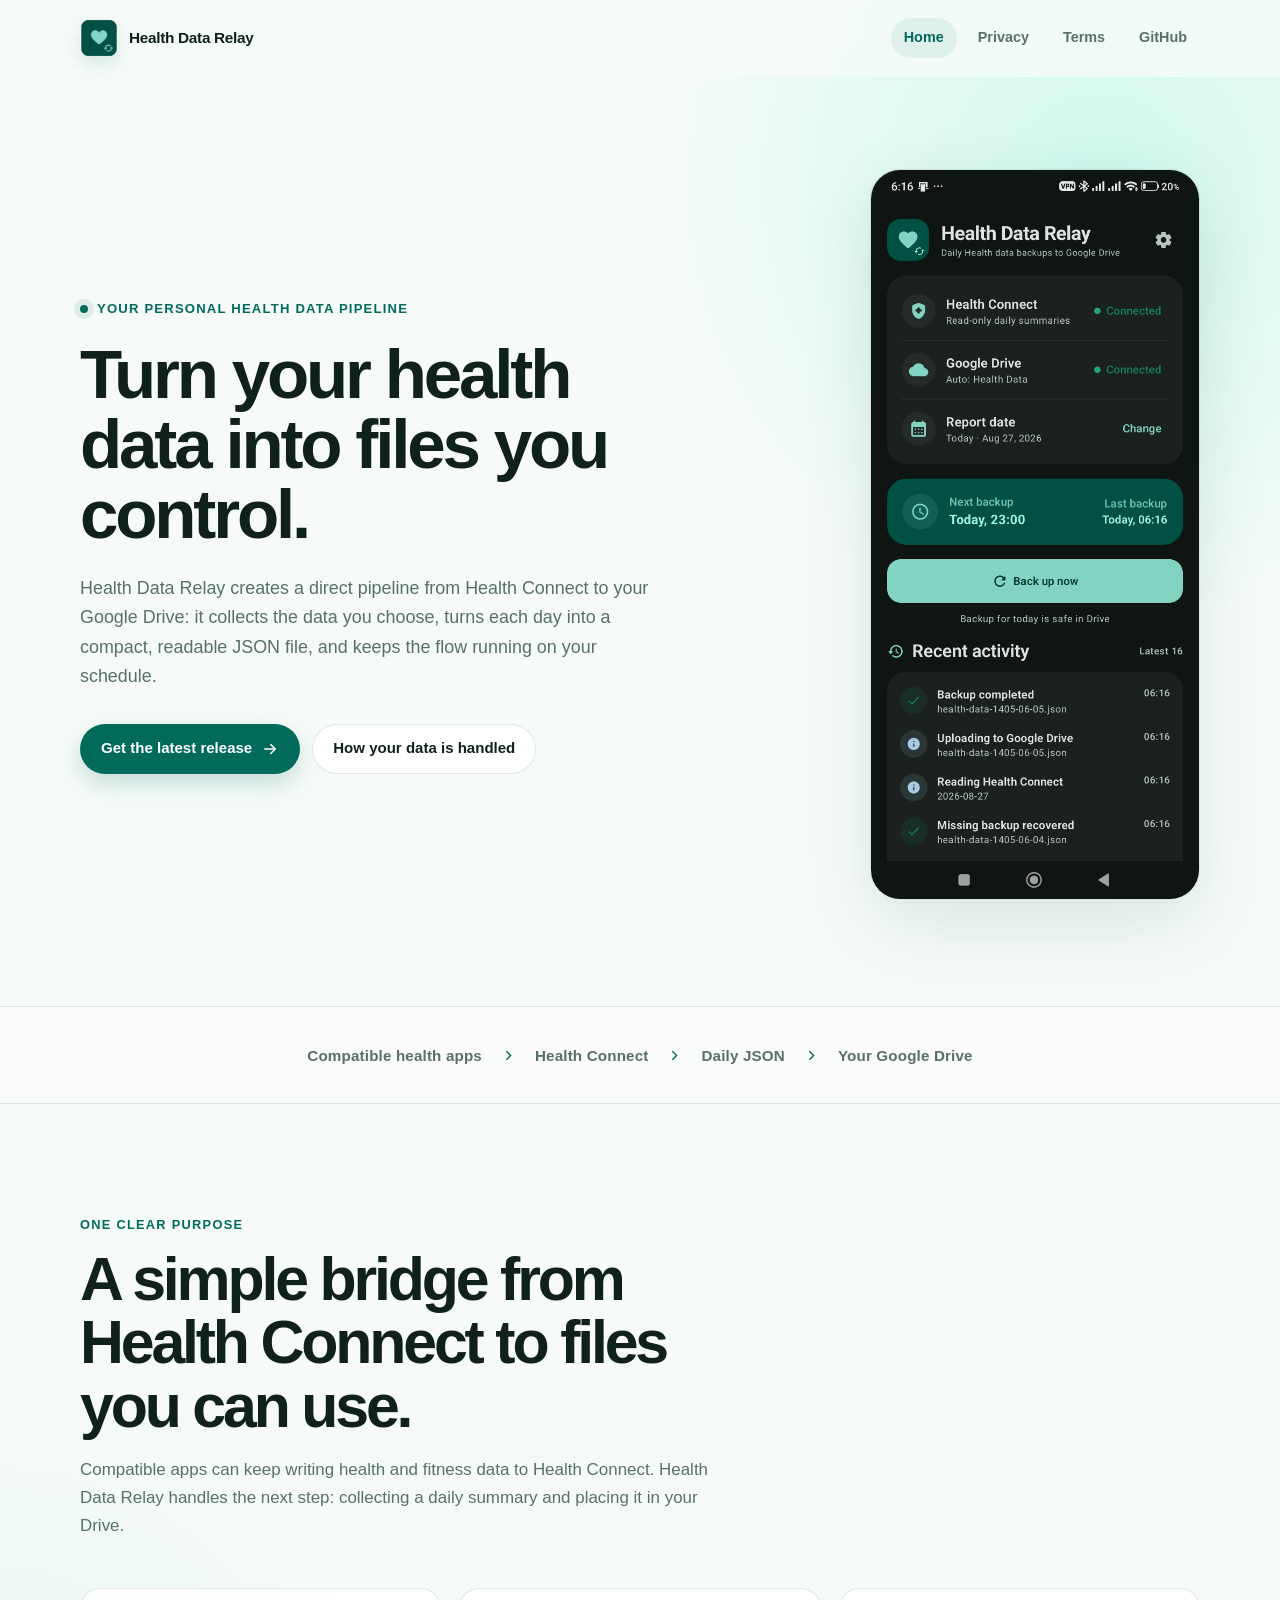
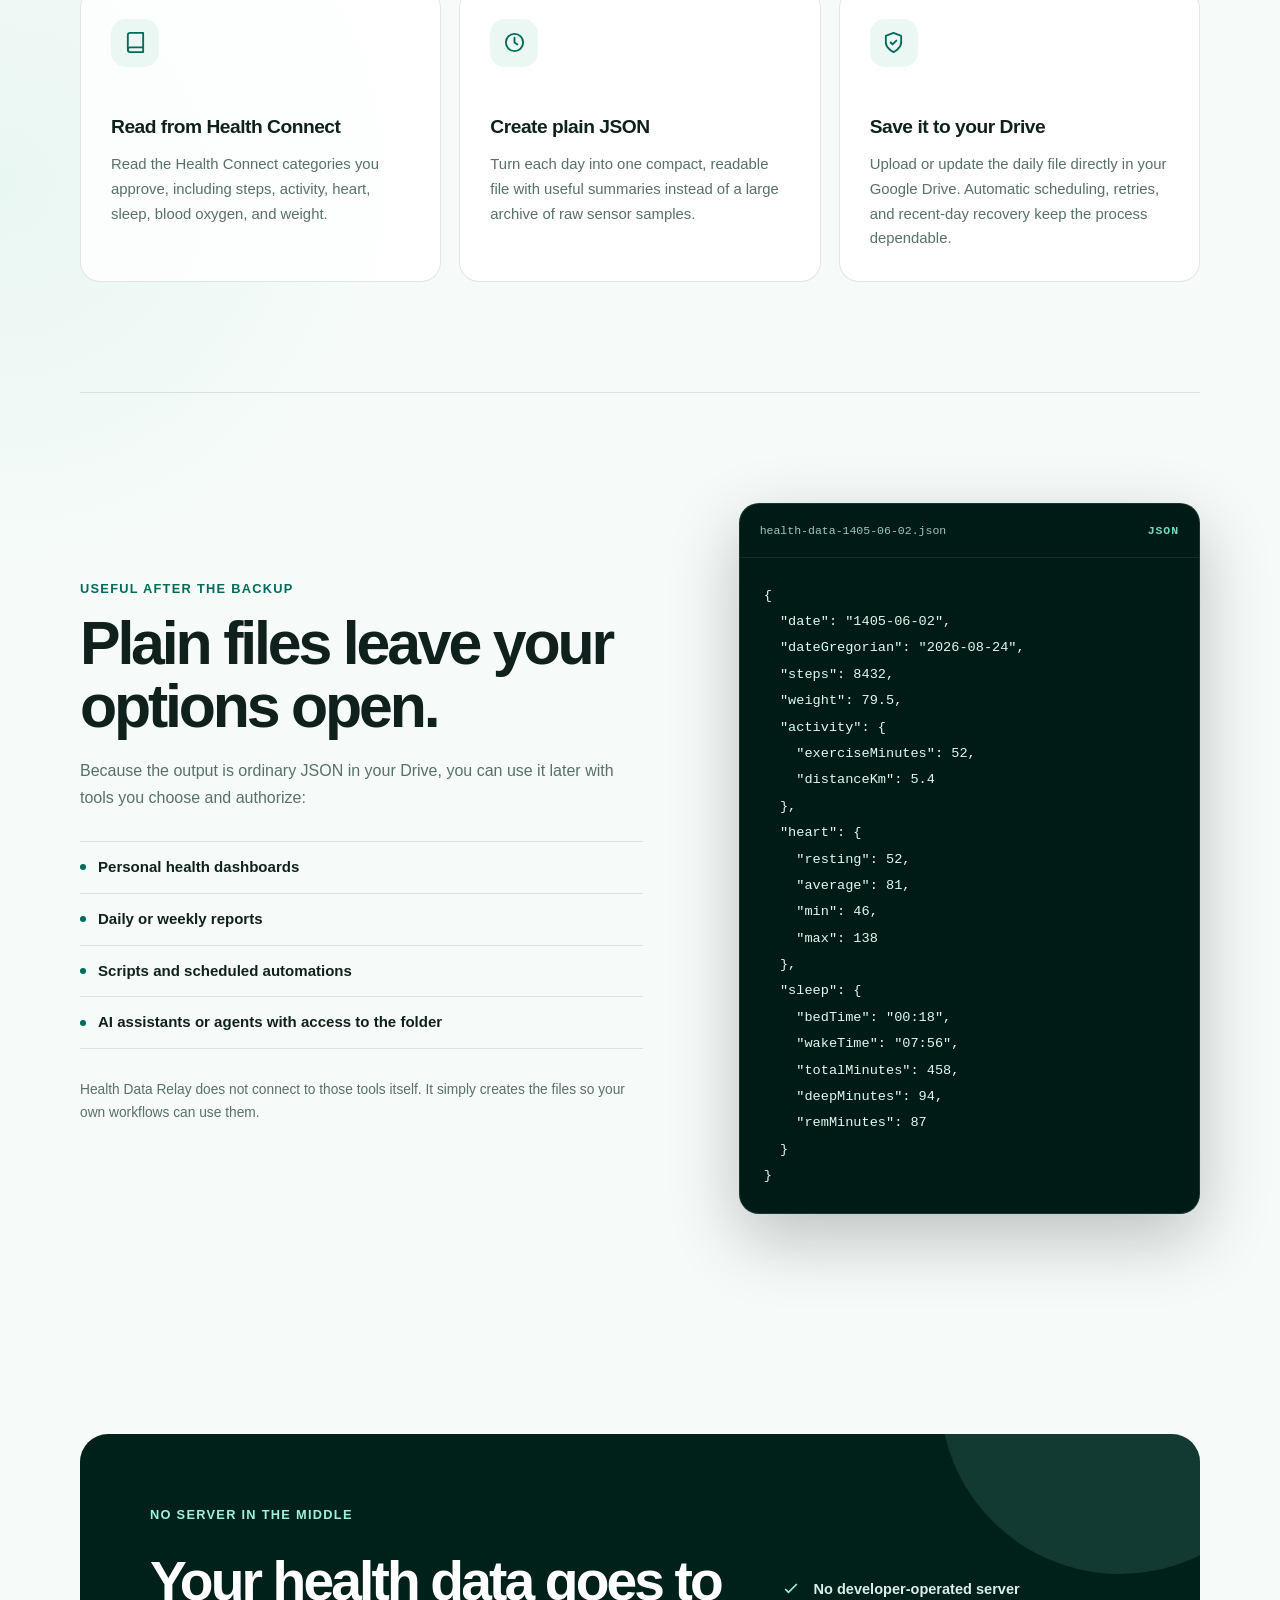
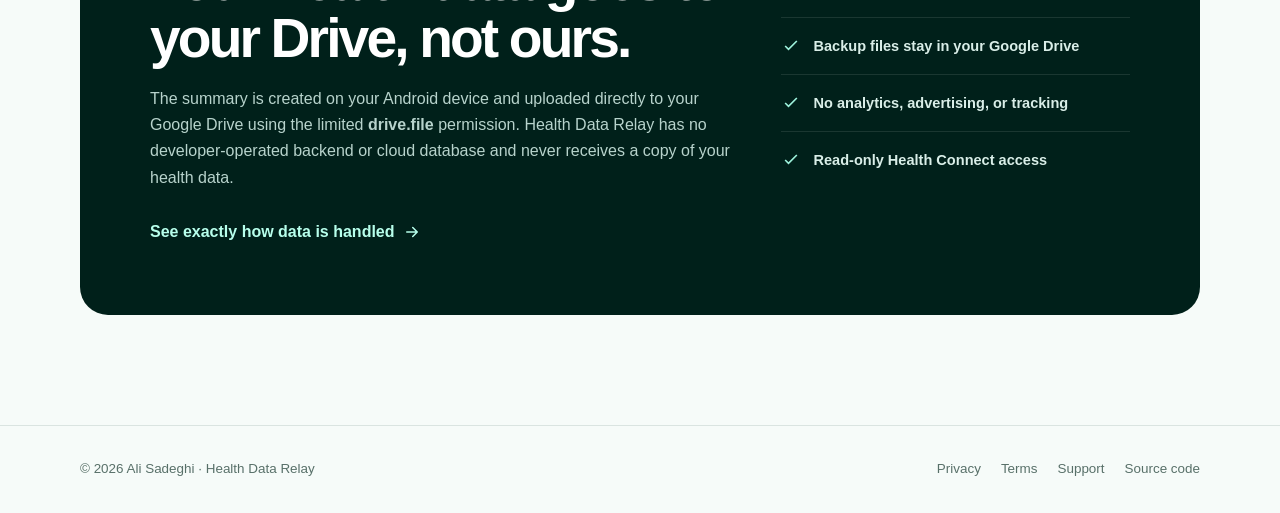
<file: docs/index.html>
<!doctype html>
<html lang="en">
  <head>
    <meta charset="utf-8">
    <meta name="viewport" content="width=device-width, initial-scale=1">
    <meta name="theme-color" content="#006b5b">
    <meta name="description" content="Health Data Relay is a personal health data pipeline that turns selected Health Connect data into daily JSON files in your Google Drive.">
    <meta property="og:title" content="Health Data Relay">
    <meta property="og:site_name" content="Health Data Relay">
    <meta property="og:description" content="A personal health data pipeline from Health Connect to daily JSON files in your Google Drive.">
    <meta property="og:type" content="website">
    <meta property="og:url" content="https://ali-sdg.is-a.dev/health-data-relay/">
    <meta property="og:image" content="https://ali-sdg.is-a.dev/health-data-relay/assets/og-image.jpg">
    <meta property="og:image:type" content="image/jpeg">
    <meta property="og:image:width" content="1200">
    <meta property="og:image:height" content="630">
    <meta property="og:image:alt" content="Health Data Relay personal health data pipeline">
    <link rel="canonical" href="https://ali-sdg.is-a.dev/health-data-relay/">
    <link rel="icon" href="./assets/app-icon.webp" type="image/webp">
    <link rel="stylesheet" href="./assets/styles.css">
    <link rel="describedby" href="/health-data-relay/llms.txt">
    <script src="./assets/home.js" defer></script>
    <script type="application/ld+json">
      {
        "@context": "https://schema.org",
        "@graph": [
          {
            "@type": "MobileApplication",
            "@id": "https://ali-sdg.is-a.dev/health-data-relay/#app",
            "name": "Health Data Relay",
            "description": "A personal health data pipeline that turns selected Health Connect data into daily JSON files in the user's Google Drive.",
            "url": "https://ali-sdg.is-a.dev/health-data-relay/",
            "image": "https://ali-sdg.is-a.dev/health-data-relay/assets/og-image.jpg",
            "screenshot": "https://ali-sdg.is-a.dev/health-data-relay/assets/gallery/app-screenshot-2.jpg",
            "operatingSystem": "Android",
            "applicationCategory": "HealthApplication",
            "author": {
              "@type": "Person",
              "name": "Ali Sadeghi",
              "url": "https://ali-sdg.is-a.dev/"
            },
            "downloadUrl": "https://github.com/Ali-Sdg90/health-data-relay/releases/latest",
            "isAccessibleForFree": true,
            "offers": {
              "@type": "Offer",
              "price": "0",
              "priceCurrency": "USD",
              "url": "https://github.com/Ali-Sdg90/health-data-relay/releases/latest"
            }
          },
          {
            "@type": "SoftwareSourceCode",
            "name": "Health Data Relay source code",
            "codeRepository": "https://github.com/Ali-Sdg90/health-data-relay",
            "programmingLanguage": "Kotlin",
            "targetProduct": {
              "@id": "https://ali-sdg.is-a.dev/health-data-relay/#app"
            }
          }
        ]
      }
    </script>
    <title>Health Data Relay · Personal Health Data Pipeline</title>
  </head>
  <body>
    <header class="site-header">
      <nav class="nav" aria-label="Main navigation">
        <a class="brand" href="./" aria-label="Health Data Relay home">
          <img src="./assets/app-icon.webp" alt="" width="38" height="38">
          <span>Health Data Relay</span>
        </a>
        <div class="nav-links">
          <a href="./" aria-current="page">Home</a>
          <a href="./privacy/">Privacy</a>
          <a href="./terms/">Terms</a>
          <a href="https://github.com/Ali-Sdg90/health-data-relay" target="_blank" rel="noopener noreferrer">GitHub</a>
        </div>
      </nav>
    </header>

    <main>
      <section class="hero container">
        <div class="hero-copy">
          <p class="eyebrow">Your personal health data pipeline</p>
          <h1>Turn your health data into files you control.</h1>
          <p>Health Data Relay creates a direct pipeline from Health Connect to your Google Drive: it collects the data you choose, turns each day into a compact, readable JSON file, and keeps the flow running on your schedule.</p>
          <div class="actions">
            <a class="button button-primary" href="https://github.com/Ali-Sdg90/health-data-relay/releases/latest">
              Get the latest release
              <svg aria-hidden="true" viewBox="0 0 24 24" fill="none" stroke="currentColor" stroke-width="2" stroke-linecap="round" stroke-linejoin="round">
                <path d="M5 12h14M13 6l6 6-6 6"/>
              </svg>
            </a>
            <a class="button button-secondary" href="./privacy/">How your data is handled</a>
          </div>
        </div>

        <div class="screenshot-stage">
          <img
            class="app-screenshot"
            src="./assets/gallery/app-screenshot-2.jpg"
            alt="Health Data Relay main screen showing connected Health Connect and Google Drive services, backup schedule, and recent activity"
            width="1220"
            height="2712"
            decoding="async"
            fetchpriority="high"
          >
        </div>
      </section>

      <div class="pipeline" data-reveal="compact" aria-label="Personal health data pipeline">
        <div class="pipeline-inner container">
          <span>Compatible health apps</span>
          <svg aria-hidden="true" viewBox="0 0 24 24" fill="none" stroke="currentColor" stroke-width="2"><path d="m9 18 6-6-6-6"/></svg>
          <span>Health Connect</span>
          <svg aria-hidden="true" viewBox="0 0 24 24" fill="none" stroke="currentColor" stroke-width="2"><path d="m9 18 6-6-6-6"/></svg>
          <span>Daily JSON</span>
          <svg aria-hidden="true" viewBox="0 0 24 24" fill="none" stroke="currentColor" stroke-width="2"><path d="m9 18 6-6-6-6"/></svg>
          <span>Your Google Drive</span>
        </div>
      </div>

      <section class="section container" id="features" data-reveal>
        <p class="section-kicker">One clear purpose</p>
        <h2>A simple bridge from Health Connect to files you can use.</h2>
        <p class="section-lead">Compatible apps can keep writing health and fitness data to Health Connect. Health Data Relay handles the next step: collecting a daily summary and placing it in your Drive.</p>
        <div class="feature-grid">
          <article class="feature-card">
            <span class="feature-card-icon">
              <svg aria-hidden="true" viewBox="0 0 24 24" fill="none" stroke="currentColor" stroke-width="1.9" stroke-linecap="round" stroke-linejoin="round">
                <path d="M4 19.5A2.5 2.5 0 0 1 6.5 17H20"/><path d="M6.5 2H20v20H6.5A2.5 2.5 0 0 1 4 19.5v-15A2.5 2.5 0 0 1 6.5 2Z"/>
              </svg>
            </span>
            <h3>Read from Health Connect</h3>
            <p>Read the Health Connect categories you approve, including steps, activity, heart, sleep, blood oxygen, and weight.</p>
          </article>
          <article class="feature-card">
            <span class="feature-card-icon">
              <svg aria-hidden="true" viewBox="0 0 24 24" fill="none" stroke="currentColor" stroke-width="1.9" stroke-linecap="round" stroke-linejoin="round">
                <circle cx="12" cy="12" r="9"/><path d="M12 7v5l3 2"/>
              </svg>
            </span>
            <h3>Create plain JSON</h3>
            <p>Turn each day into one compact, readable file with useful summaries instead of a large archive of raw sensor samples.</p>
          </article>
          <article class="feature-card">
            <span class="feature-card-icon">
              <svg aria-hidden="true" viewBox="0 0 24 24" fill="none" stroke="currentColor" stroke-width="1.9" stroke-linecap="round" stroke-linejoin="round">
                <path d="M12 22s8-4 8-10V5l-8-3-8 3v7c0 6 8 10 8 10Z"/><path d="m9 12 2 2 4-4"/>
              </svg>
            </span>
            <h3>Save it to your Drive</h3>
            <p>Upload or update the daily file directly in your Google Drive. Automatic scheduling, retries, and recent-day recovery keep the process dependable.</p>
          </article>
        </div>
      </section>

      <section class="section utility-section container" data-reveal>
        <div class="utility-grid">
          <div class="utility-copy">
            <p class="section-kicker">Useful after the backup</p>
            <h2>Plain files leave your options open.</h2>
            <p>Because the output is ordinary JSON in your Drive, you can use it later with tools you choose and authorize:</p>
            <ul class="use-list">
              <li>Personal health dashboards</li>
              <li>Daily or weekly reports</li>
              <li>Scripts and scheduled automations</li>
              <li>AI assistants or agents with access to the folder</li>
            </ul>
            <p class="utility-note">Health Data Relay does not connect to those tools itself. It simply creates the files so your own workflows can use them.</p>
          </div>
          <div class="json-window" aria-label="Example of a daily JSON backup">
            <div class="json-window-header">
              <span>health-data-1405-06-02.json</span>
              <span>JSON</span>
            </div>
            <pre><code>{
  "date": "1405-06-02",
  "dateGregorian": "2026-08-24",
  "steps": 8432,
  "weight": 79.5,
  "activity": {
    "exerciseMinutes": 52,
    "distanceKm": 5.4
  },
  "heart": {
    "resting": 52,
    "average": 81,
    "min": 46,
    "max": 138
  },
  "sleep": {
    "bedTime": "00:18",
    "wakeTime": "07:56",
    "totalMinutes": 458,
    "deepMinutes": 94,
    "remMinutes": 87
  }
}</code></pre>
          </div>
        </div>
      </section>

      <section class="section container" data-reveal>
        <div class="privacy-callout">
          <div>
            <p class="section-kicker">No server in the middle</p>
            <h2>Your health data goes to your Drive, not ours.</h2>
            <p>The summary is created on your Android device and uploaded directly to your Google Drive using the limited <strong>drive.file</strong> permission. Health Data Relay has no developer-operated backend or cloud database and never receives a copy of your health data.</p>
            <a class="text-link" href="./privacy/">
              See exactly how data is handled
              <svg aria-hidden="true" viewBox="0 0 24 24" fill="none" stroke="currentColor" stroke-width="2" stroke-linecap="round" stroke-linejoin="round">
                <path d="M5 12h14M13 6l6 6-6 6"/>
              </svg>
            </a>
          </div>
          <div class="privacy-points" aria-label="Privacy highlights">
            <div class="privacy-point">
              <svg aria-hidden="true" viewBox="0 0 24 24" fill="none" stroke="currentColor" stroke-width="2"><path d="m5 12 4 4L19 6"/></svg>
              No developer-operated server
            </div>
            <div class="privacy-point">
              <svg aria-hidden="true" viewBox="0 0 24 24" fill="none" stroke="currentColor" stroke-width="2"><path d="m5 12 4 4L19 6"/></svg>
              Backup files stay in your Google Drive
            </div>
            <div class="privacy-point">
              <svg aria-hidden="true" viewBox="0 0 24 24" fill="none" stroke="currentColor" stroke-width="2"><path d="m5 12 4 4L19 6"/></svg>
              No analytics, advertising, or tracking
            </div>
            <div class="privacy-point">
              <svg aria-hidden="true" viewBox="0 0 24 24" fill="none" stroke="currentColor" stroke-width="2"><path d="m5 12 4 4L19 6"/></svg>
              Read-only Health Connect access
            </div>
          </div>
        </div>
      </section>
    </main>

    <footer class="site-footer">
      <div class="footer-inner container">
        <span>© 2026 Ali Sadeghi · Health Data Relay</span>
        <div class="footer-links">
          <a href="./privacy/">Privacy</a>
          <a href="./terms/">Terms</a>
          <a href="mailto:ali.sdg.dev90@gmail.com">Support</a>
          <a href="https://github.com/Ali-Sdg90/health-data-relay">Source code</a>
        </div>
      </div>
    </footer>
  </body>
</html>
</file>
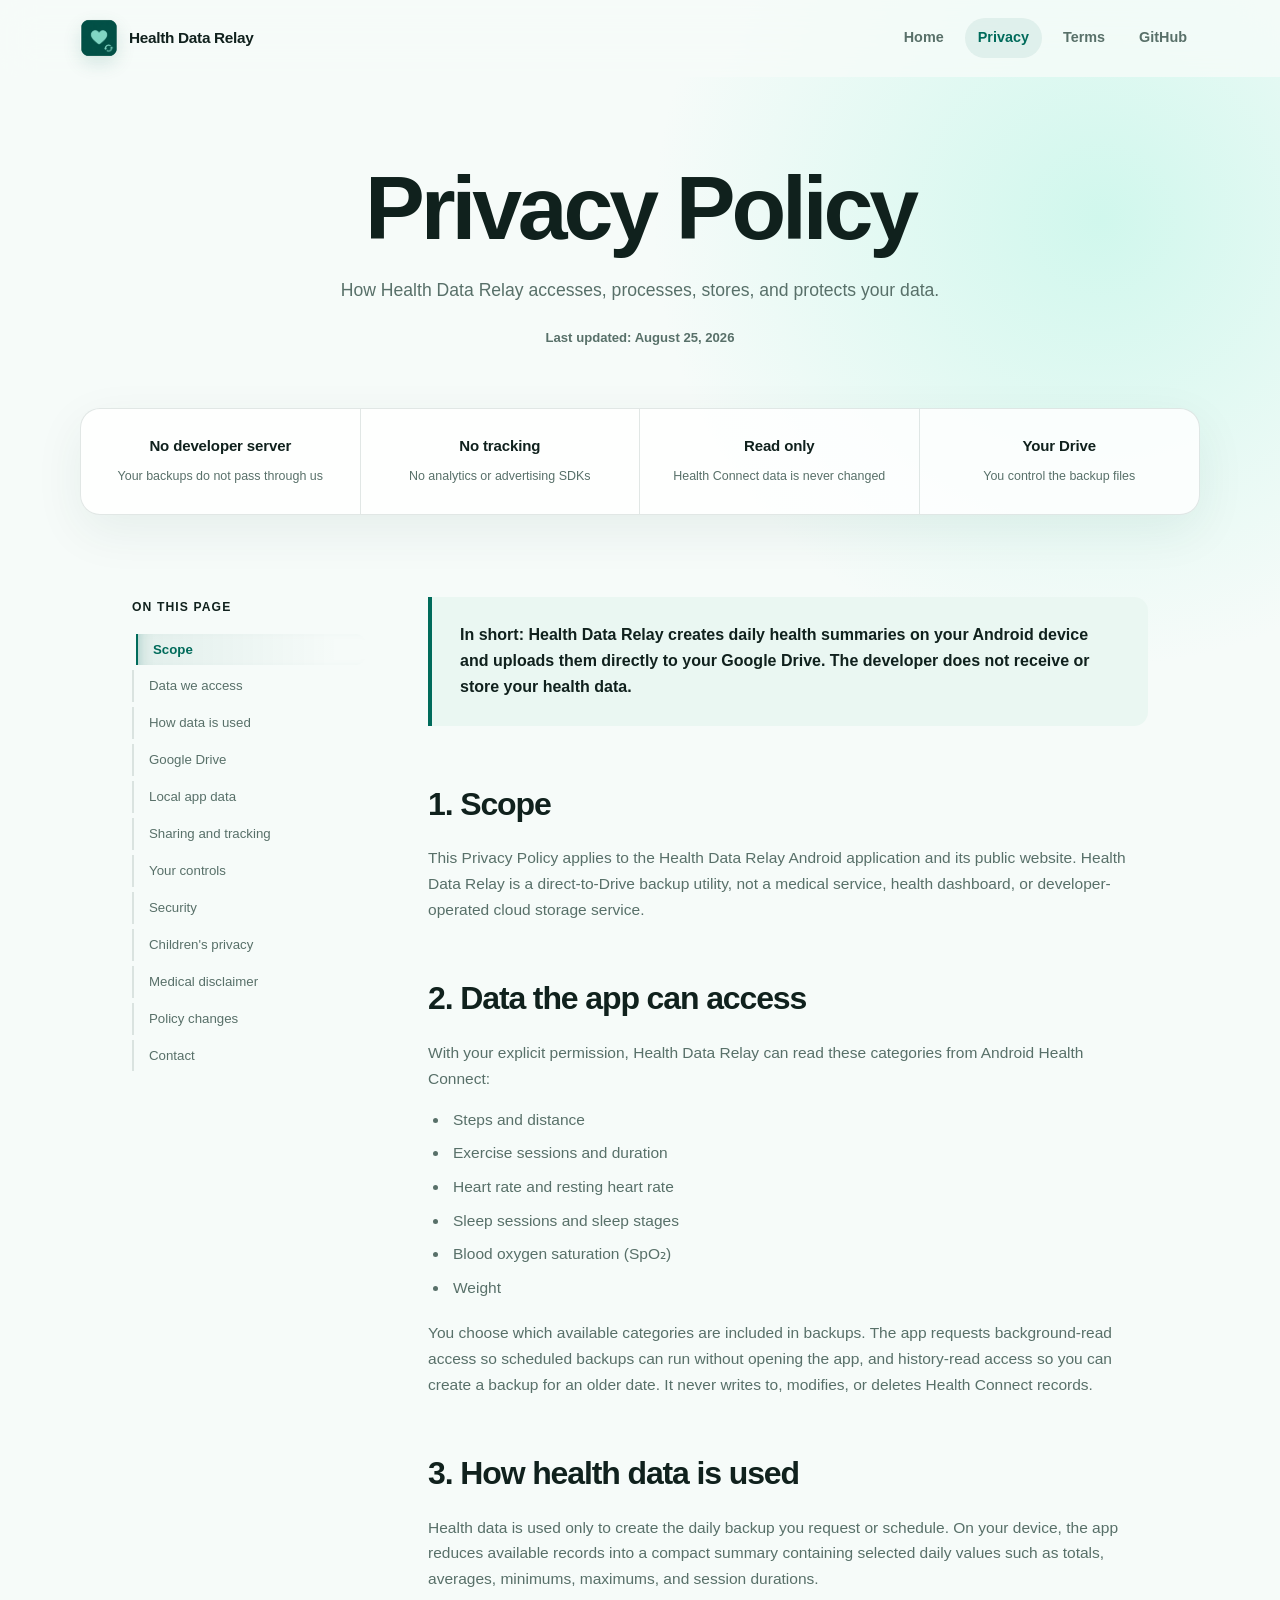
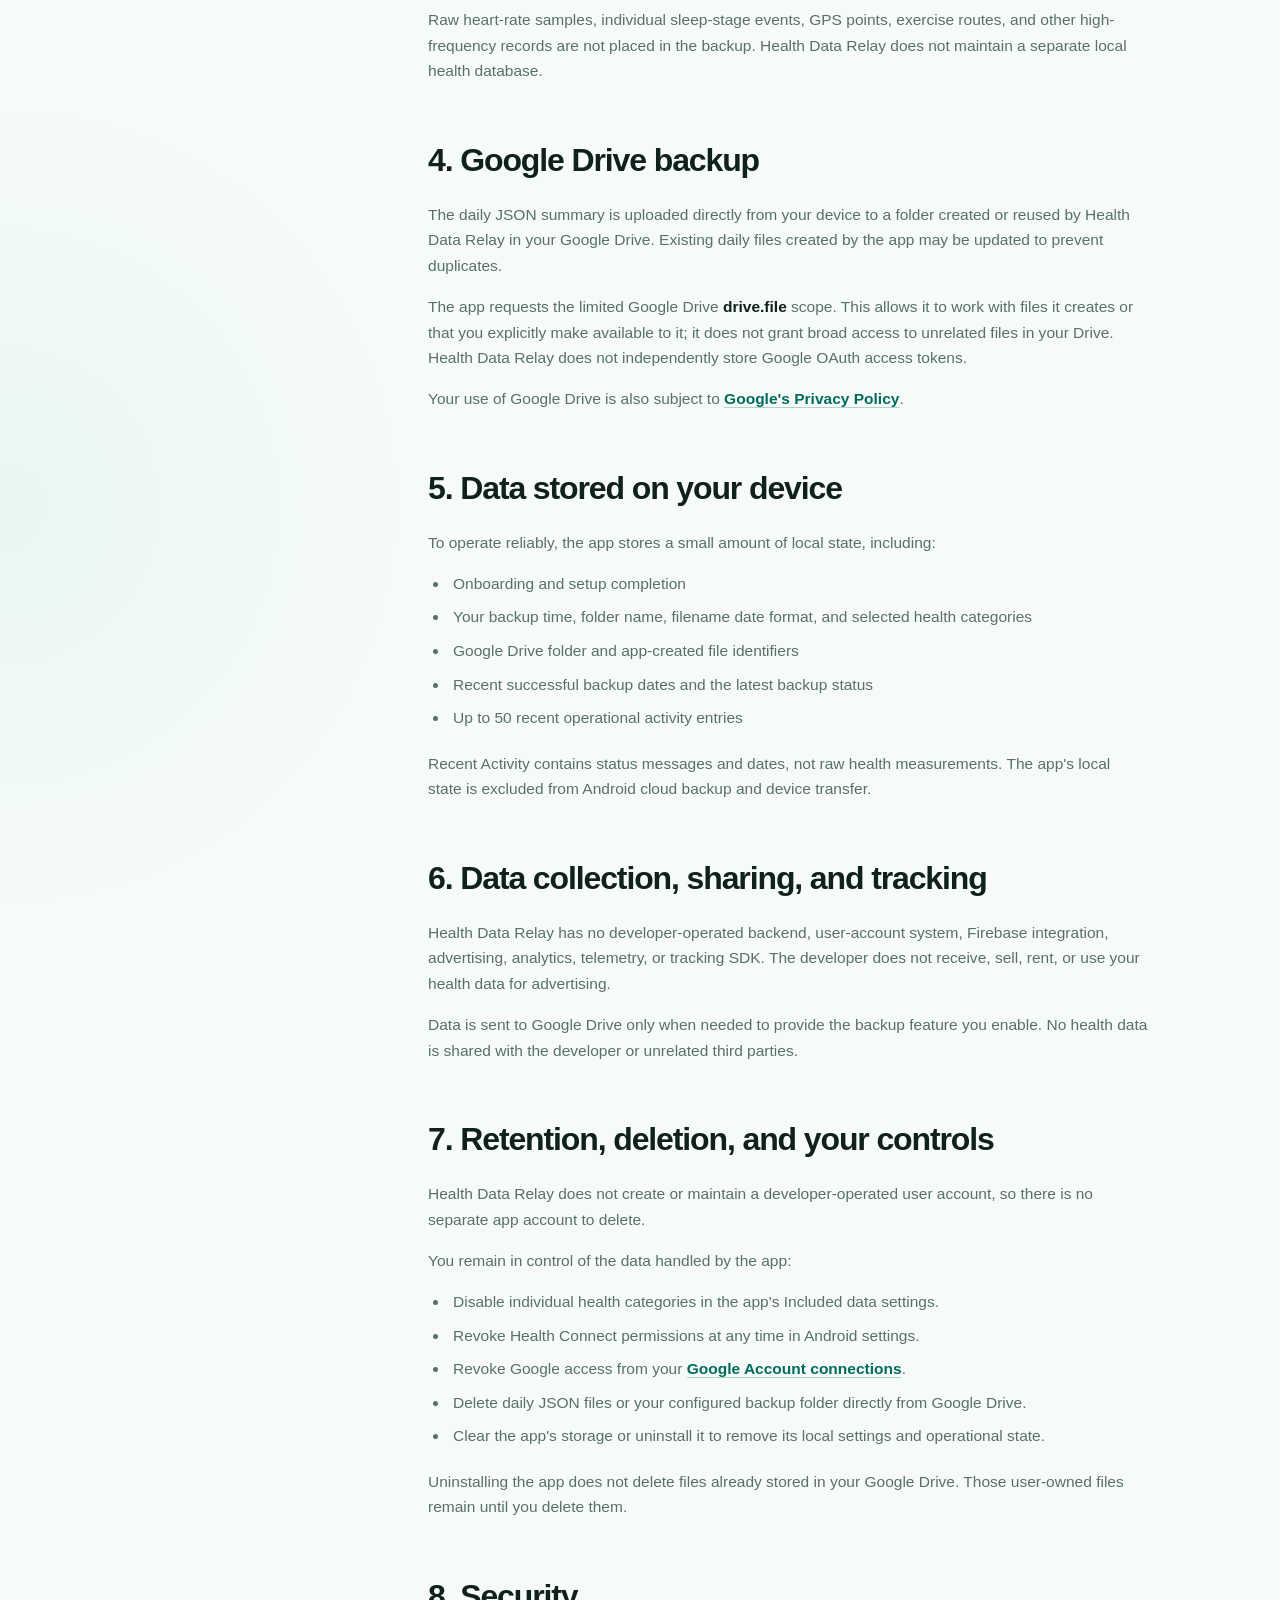
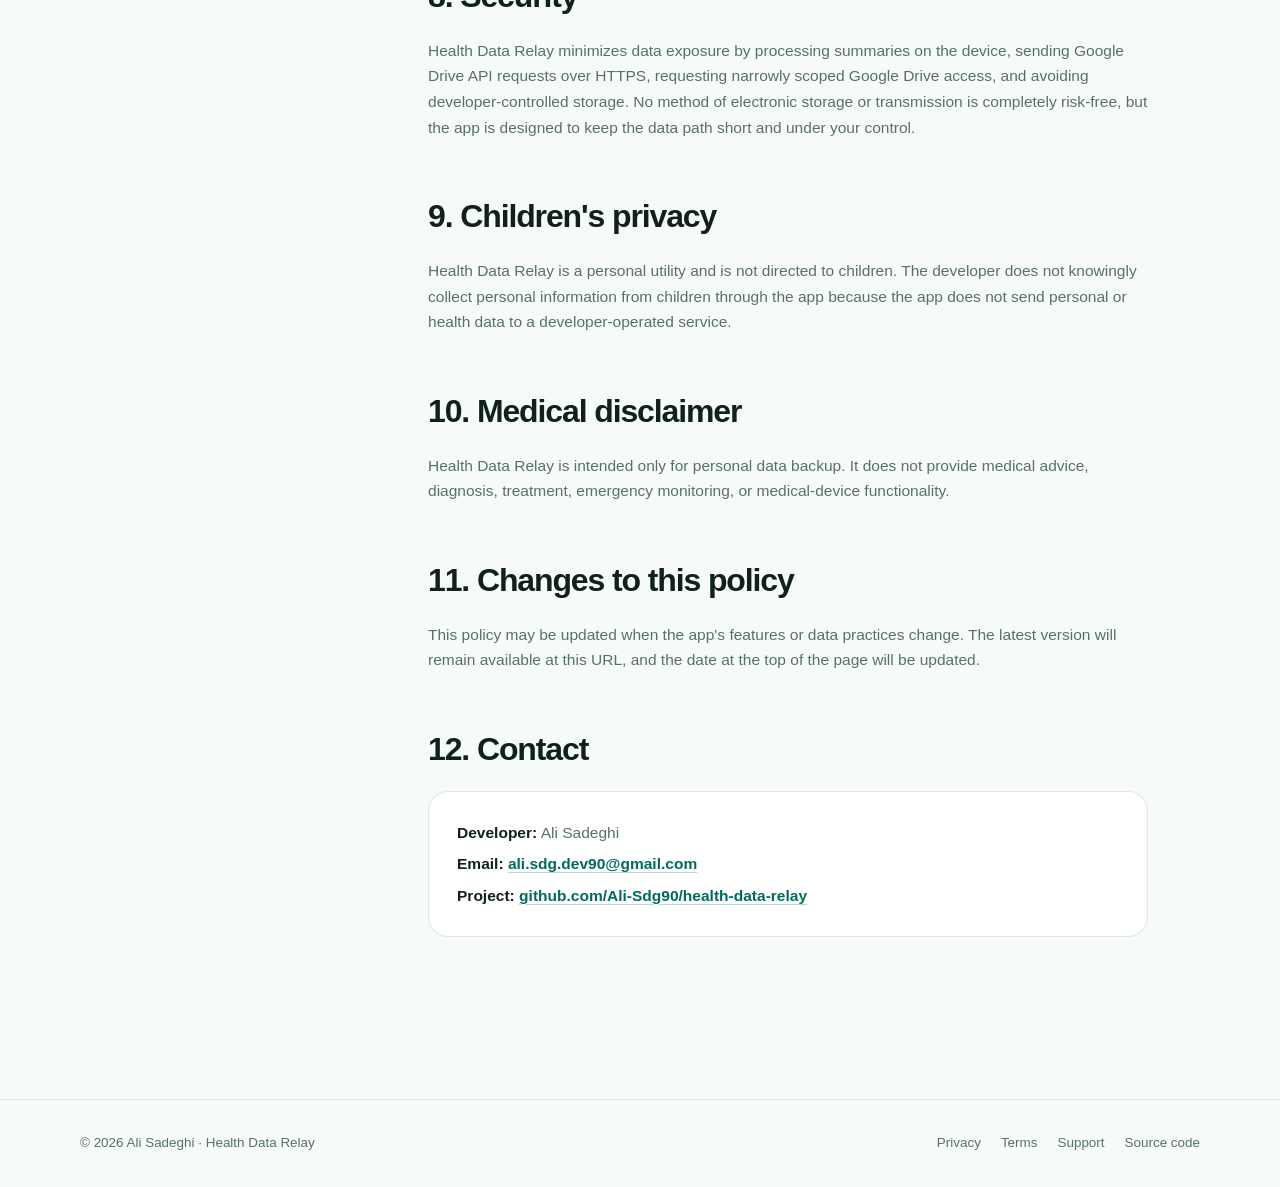
<file: docs/privacy/index.html>
<!doctype html>
<html lang="en">
  <head>
    <meta charset="utf-8">
    <meta name="viewport" content="width=device-width, initial-scale=1">
    <meta name="theme-color" content="#006b5b">
    <meta name="description" content="Privacy Policy for Health Data Relay, an Android app that backs up daily Health Connect summaries to the user's Google Drive.">
    <meta property="og:title" content="Privacy Policy · Health Data Relay">
    <meta property="og:description" content="How Health Data Relay accesses, processes, stores, and protects your data.">
    <meta property="og:type" content="website">
    <meta property="og:url" content="https://ali-sdg.is-a.dev/health-data-relay/privacy/">
    <meta property="og:image" content="https://ali-sdg.is-a.dev/health-data-relay/assets/og-image.jpg">
    <meta property="og:image:type" content="image/jpeg">
    <meta property="og:image:width" content="1200">
    <meta property="og:image:height" content="630">
    <meta property="og:image:alt" content="Health Data Relay privacy policy">
    <link rel="canonical" href="https://ali-sdg.is-a.dev/health-data-relay/privacy/">
    <link rel="icon" href="../assets/app-icon.webp" type="image/webp">
    <link rel="stylesheet" href="../assets/styles.css">
    <script src="../assets/policy.js" defer></script>
    <title>Privacy Policy · Health Data Relay</title>
  </head>
  <body>
    <header class="site-header">
      <nav class="nav" aria-label="Main navigation">
        <a class="brand" href="../" aria-label="Health Data Relay home">
          <img src="../assets/app-icon.webp" alt="" width="38" height="38">
          <span>Health Data Relay</span>
        </a>
        <div class="nav-links">
          <a href="../">Home</a>
          <a href="./" aria-current="page">Privacy</a>
          <a href="../terms/">Terms</a>
          <a href="https://github.com/Ali-Sdg90/health-data-relay" target="_blank" rel="noopener noreferrer">GitHub</a>
        </div>
      </nav>
    </header>

    <main>
      <section class="policy-hero container">
        <!-- <p class="eyebrow">Clear by design</p> -->
        <h1>Privacy Policy</h1>
        <p>How Health Data Relay accesses, processes, stores, and protects your data.</p>
        <span class="updated">Last updated: August 25, 2026</span>
      </section>

      <section class="container quick-facts" aria-label="Privacy at a glance">
        <div class="fact"><strong>No developer server</strong><span>Your backups do not pass through us</span></div>
        <div class="fact"><strong>No tracking</strong><span>No analytics or advertising SDKs</span></div>
        <div class="fact"><strong>Read only</strong><span>Health Connect data is never changed</span></div>
        <div class="fact"><strong>Your Drive</strong><span>You control the backup files</span></div>
      </section>

      <div class="policy-layout container">
        <aside class="policy-nav" aria-label="Policy sections">
          <p>On this page</p>
          <a href="#scope" aria-current="location">Scope</a>
          <a href="#data">Data we access</a>
          <a href="#processing">How data is used</a>
          <a href="#drive">Google Drive</a>
          <a href="#local">Local app data</a>
          <a href="#sharing">Sharing and tracking</a>
          <a href="#controls">Your controls</a>
          <a href="#security">Security</a>
          <a href="#children">Children's privacy</a>
          <a href="#medical">Medical disclaimer</a>
          <a href="#changes">Policy changes</a>
          <a href="#contact">Contact</a>
        </aside>

        <article class="policy-content">
          <div class="policy-summary">
            <p><strong>In short:</strong> Health Data Relay creates daily health summaries on your Android device and uploads them directly to your Google Drive. The developer does not receive or store your health data.</p>
          </div>

          <section class="policy-section" id="scope">
            <h2>1. Scope</h2>
            <p>This Privacy Policy applies to the Health Data Relay Android application and its public website. Health Data Relay is a direct-to-Drive backup utility, not a medical service, health dashboard, or developer-operated cloud storage service.</p>
          </section>

          <section class="policy-section" id="data">
            <h2>2. Data the app can access</h2>
            <p>With your explicit permission, Health Data Relay can read these categories from Android Health Connect:</p>
            <ul>
              <li>Steps and distance</li>
              <li>Exercise sessions and duration</li>
              <li>Heart rate and resting heart rate</li>
              <li>Sleep sessions and sleep stages</li>
              <li>Blood oxygen saturation (SpO₂)</li>
              <li>Weight</li>
            </ul>
            <p>You choose which available categories are included in backups. The app requests background-read access so scheduled backups can run without opening the app, and history-read access so you can create a backup for an older date. It never writes to, modifies, or deletes Health Connect records.</p>
          </section>

          <section class="policy-section" id="processing">
            <h2>3. How health data is used</h2>
            <p>Health data is used only to create the daily backup you request or schedule. On your device, the app reduces available records into a compact summary containing selected daily values such as totals, averages, minimums, maximums, and session durations.</p>
            <p>Raw heart-rate samples, individual sleep-stage events, GPS points, exercise routes, and other high-frequency records are not placed in the backup. Health Data Relay does not maintain a separate local health database.</p>
          </section>

          <section class="policy-section" id="drive">
            <h2>4. Google Drive backup</h2>
            <p>The daily JSON summary is uploaded directly from your device to a folder created or reused by Health Data Relay in your Google Drive. Existing daily files created by the app may be updated to prevent duplicates.</p>
            <p>The app requests the limited Google Drive <strong>drive.file</strong> scope. This allows it to work with files it creates or that you explicitly make available to it; it does not grant broad access to unrelated files in your Drive. Health Data Relay does not independently store Google OAuth access tokens.</p>
            <p>Your use of Google Drive is also subject to <a href="https://policies.google.com/privacy" rel="noreferrer">Google's Privacy Policy</a>.</p>
          </section>

          <section class="policy-section" id="local">
            <h2>5. Data stored on your device</h2>
            <p>To operate reliably, the app stores a small amount of local state, including:</p>
            <ul>
              <li>Onboarding and setup completion</li>
              <li>Your backup time, folder name, filename date format, and selected health categories</li>
              <li>Google Drive folder and app-created file identifiers</li>
              <li>Recent successful backup dates and the latest backup status</li>
              <li>Up to 50 recent operational activity entries</li>
            </ul>
            <p>Recent Activity contains status messages and dates, not raw health measurements. The app's local state is excluded from Android cloud backup and device transfer.</p>
          </section>

          <section class="policy-section" id="sharing">
            <h2>6. Data collection, sharing, and tracking</h2>
            <p>Health Data Relay has no developer-operated backend, user-account system, Firebase integration, advertising, analytics, telemetry, or tracking SDK. The developer does not receive, sell, rent, or use your health data for advertising.</p>
            <p>Data is sent to Google Drive only when needed to provide the backup feature you enable. No health data is shared with the developer or unrelated third parties.</p>
          </section>

          <section class="policy-section" id="controls">
            <h2>7. Retention, deletion, and your controls</h2>
            <p>Health Data Relay does not create or maintain a developer-operated user account, so there is no separate app account to delete.</p>
            <p>You remain in control of the data handled by the app:</p>
            <ul>
              <li>Disable individual health categories in the app's Included data settings.</li>
              <li>Revoke Health Connect permissions at any time in Android settings.</li>
              <li>Revoke Google access from your <a href="https://myaccount.google.com/connections" rel="noreferrer">Google Account connections</a>.</li>
              <li>Delete daily JSON files or your configured backup folder directly from Google Drive.</li>
              <li>Clear the app's storage or uninstall it to remove its local settings and operational state.</li>
            </ul>
            <p>Uninstalling the app does not delete files already stored in your Google Drive. Those user-owned files remain until you delete them.</p>
          </section>

          <section class="policy-section" id="security">
            <h2>8. Security</h2>
            <p>Health Data Relay minimizes data exposure by processing summaries on the device, sending Google Drive API requests over HTTPS, requesting narrowly scoped Google Drive access, and avoiding developer-controlled storage. No method of electronic storage or transmission is completely risk-free, but the app is designed to keep the data path short and under your control.</p>
          </section>

          <section class="policy-section" id="children">
            <h2>9. Children's privacy</h2>
            <p>Health Data Relay is a personal utility and is not directed to children. The developer does not knowingly collect personal information from children through the app because the app does not send personal or health data to a developer-operated service.</p>
          </section>

          <section class="policy-section" id="medical">
            <h2>10. Medical disclaimer</h2>
            <p>Health Data Relay is intended only for personal data backup. It does not provide medical advice, diagnosis, treatment, emergency monitoring, or medical-device functionality.</p>
          </section>

          <section class="policy-section" id="changes">
            <h2>11. Changes to this policy</h2>
            <p>This policy may be updated when the app's features or data practices change. The latest version will remain available at this URL, and the date at the top of the page will be updated.</p>
          </section>

          <section class="policy-section" id="contact">
            <h2>12. Contact</h2>
            <div class="contact-card">
              <p><strong>Developer:</strong> Ali Sadeghi</p>
              <p><strong>Email:</strong> <a href="mailto:ali.sdg.dev90@gmail.com">ali.sdg.dev90@gmail.com</a></p>
              <p><strong>Project:</strong> <a href="https://github.com/Ali-Sdg90/health-data-relay">github.com/Ali-Sdg90/health-data-relay</a></p>
            </div>
          </section>
        </article>
      </div>
    </main>

    <footer class="site-footer">
      <div class="footer-inner container">
        <span>© 2026 Ali Sadeghi · Health Data Relay</span>
        <div class="footer-links">
          <a href="./">Privacy</a>
          <a href="../terms/">Terms</a>
          <a href="mailto:ali.sdg.dev90@gmail.com">Support</a>
          <a href="https://github.com/Ali-Sdg90/health-data-relay">Source code</a>
        </div>
      </div>
    </footer>
  </body>
</html>
</file>
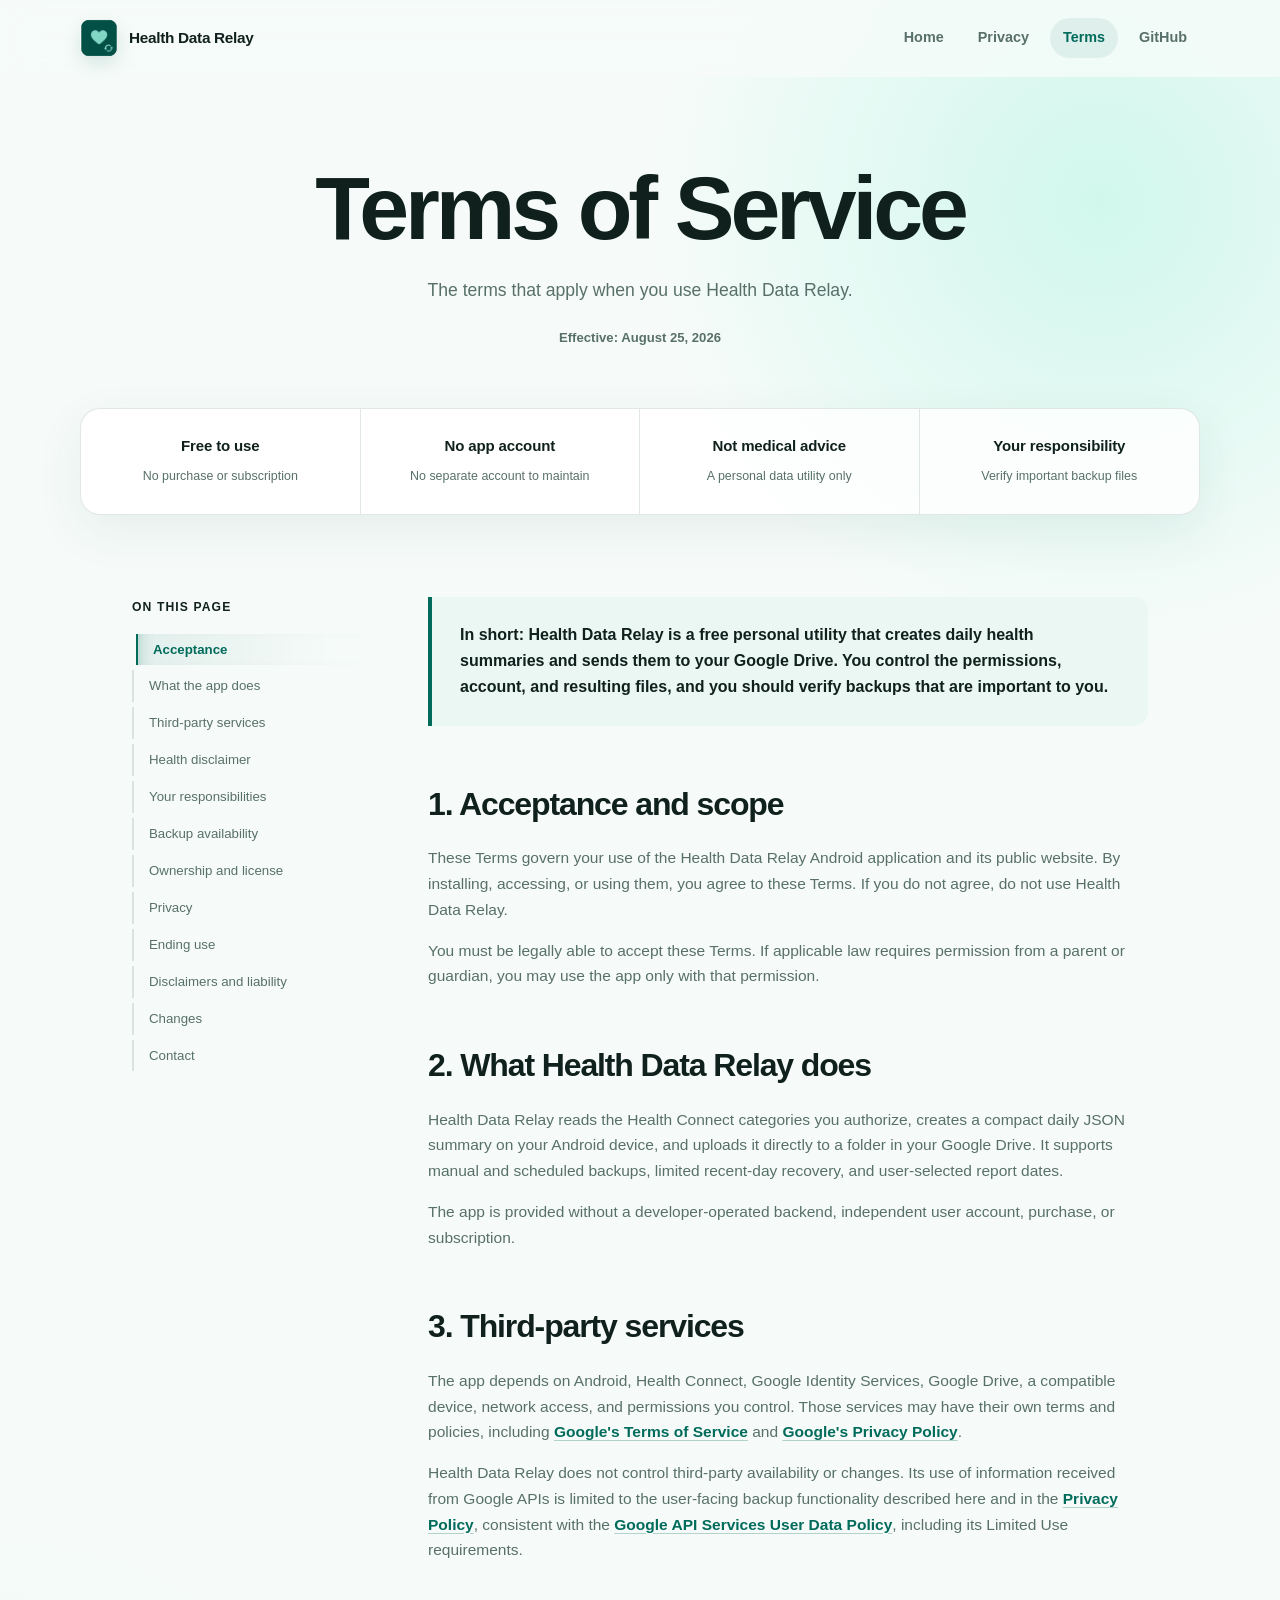
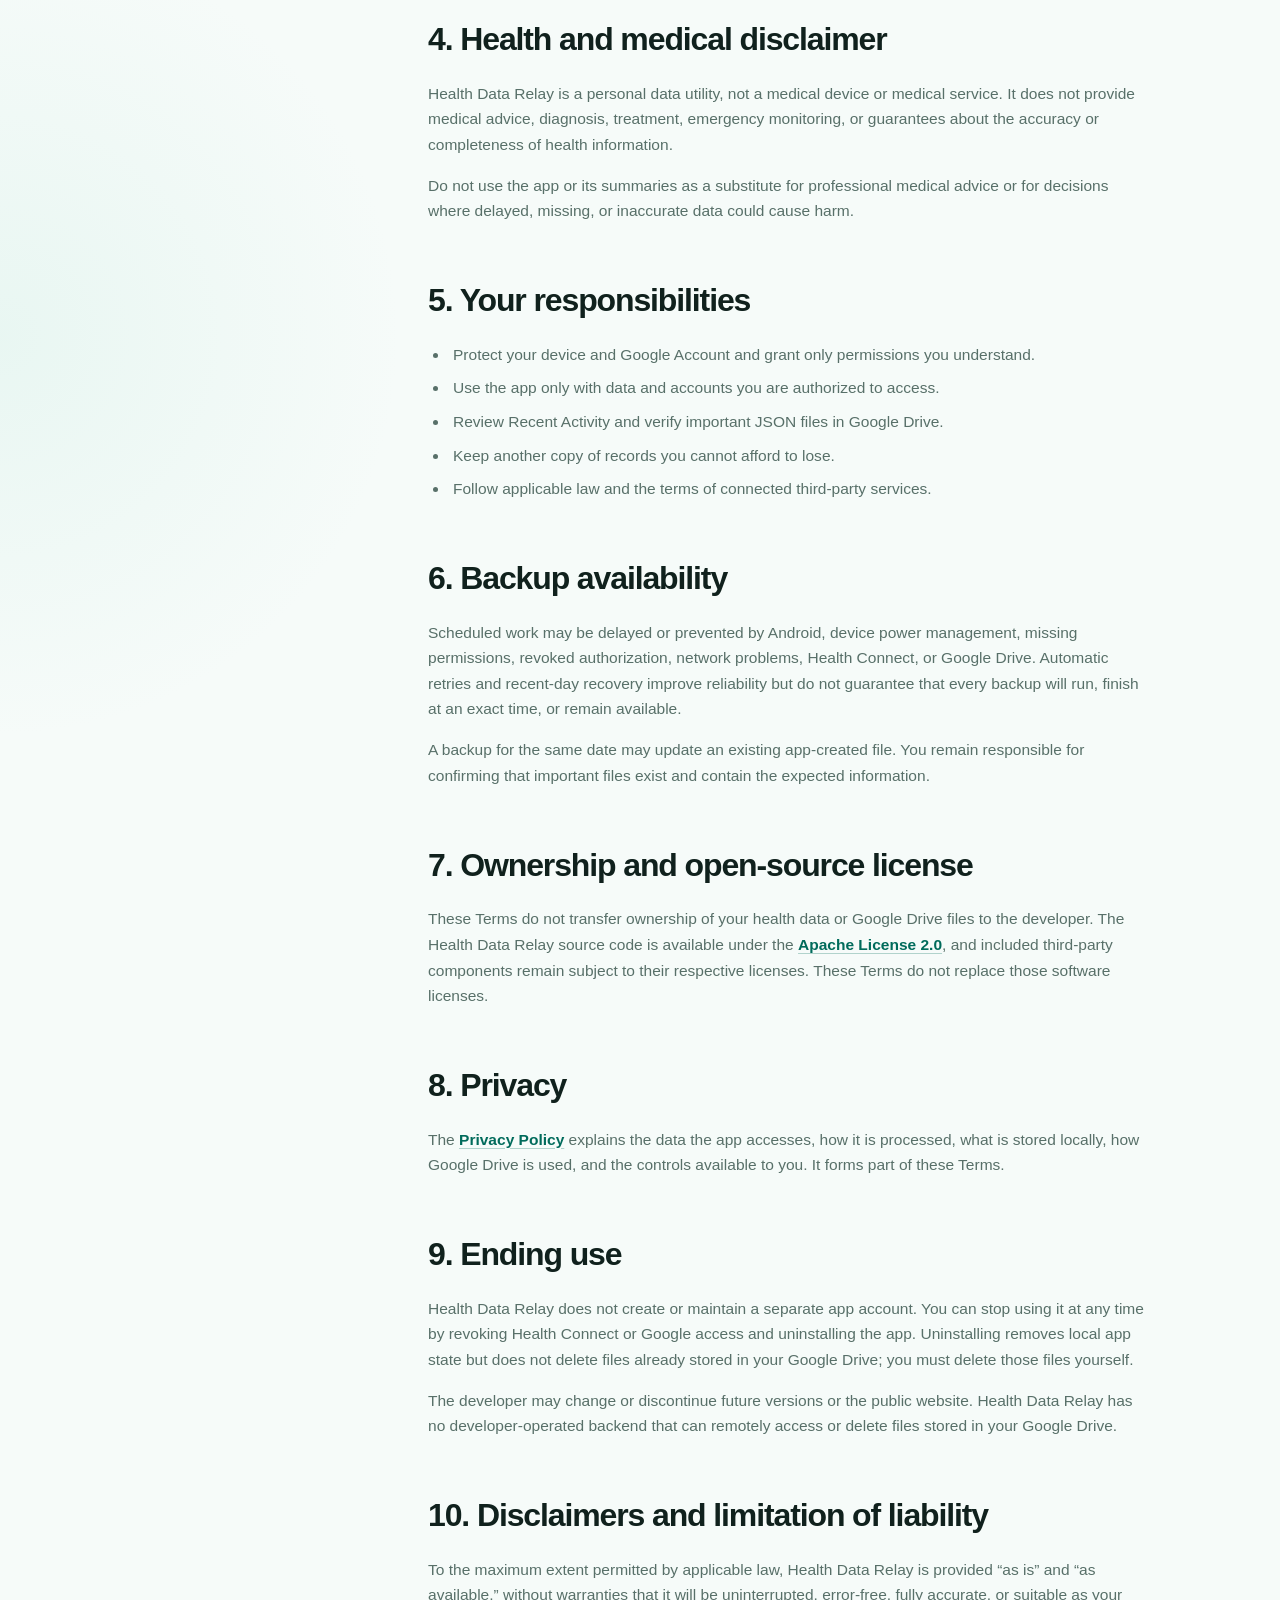
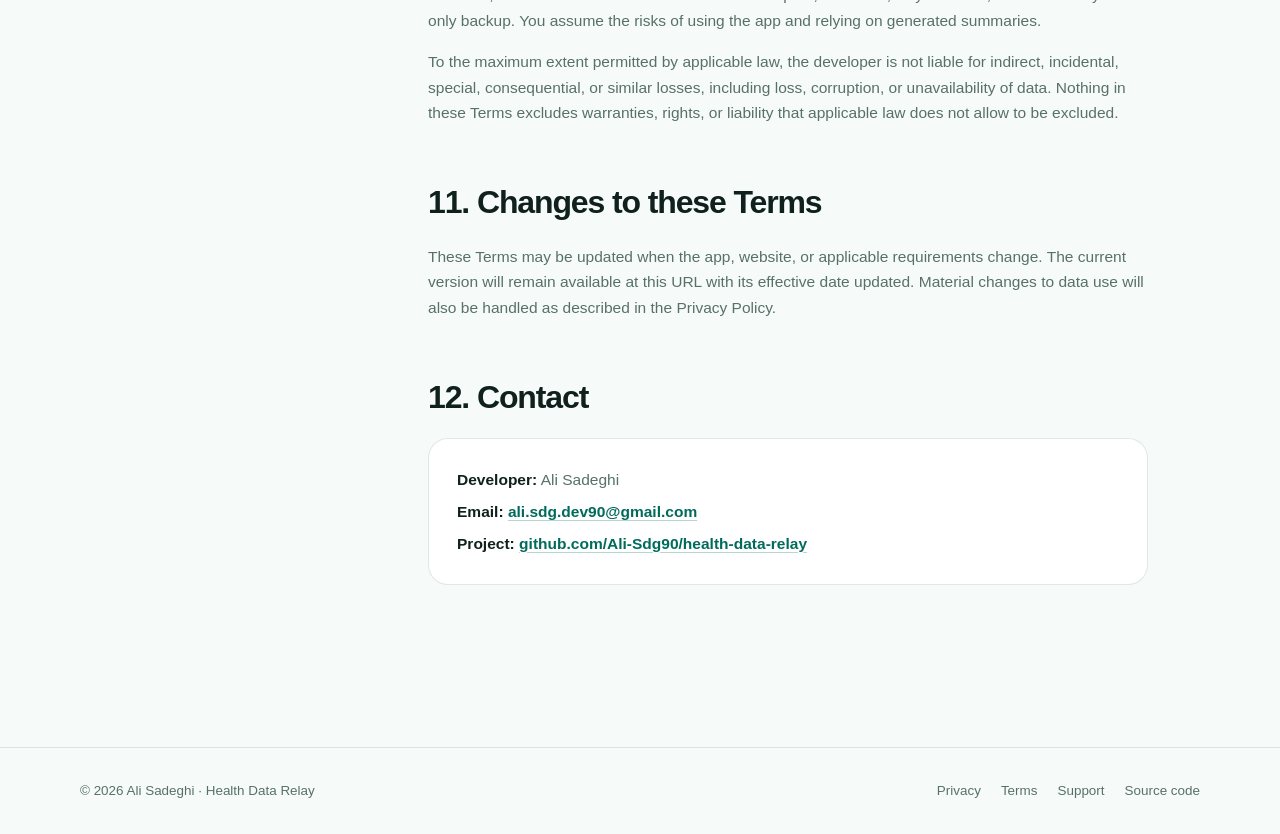
<file: docs/terms/index.html>
<!doctype html>
<html lang="en">
  <head>
    <meta charset="utf-8">
    <meta name="viewport" content="width=device-width, initial-scale=1">
    <meta name="theme-color" content="#006b5b">
    <meta name="description" content="Terms of Service for the Health Data Relay Android application and public website.">
    <meta property="og:title" content="Terms of Service · Health Data Relay">
    <meta property="og:description" content="The terms that apply when using Health Data Relay.">
    <meta property="og:type" content="website">
    <meta property="og:url" content="https://ali-sdg.is-a.dev/health-data-relay/terms/">
    <meta property="og:image" content="https://ali-sdg.is-a.dev/health-data-relay/assets/og-image.jpg">
    <meta property="og:image:type" content="image/jpeg">
    <meta property="og:image:width" content="1200">
    <meta property="og:image:height" content="630">
    <meta property="og:image:alt" content="Health Data Relay terms of service">
    <link rel="canonical" href="https://ali-sdg.is-a.dev/health-data-relay/terms/">
    <link rel="icon" href="../assets/app-icon.webp" type="image/webp">
    <link rel="stylesheet" href="../assets/styles.css">
    <script src="../assets/policy.js" defer></script>
    <title>Terms of Service · Health Data Relay</title>
  </head>
  <body>
    <header class="site-header">
      <nav class="nav" aria-label="Main navigation">
        <a class="brand" href="../" aria-label="Health Data Relay home">
          <img src="../assets/app-icon.webp" alt="" width="38" height="38">
          <span>Health Data Relay</span>
        </a>
        <div class="nav-links">
          <a href="../">Home</a>
          <a href="../privacy/">Privacy</a>
          <a href="./" aria-current="page">Terms</a>
          <a href="https://github.com/Ali-Sdg90/health-data-relay" target="_blank" rel="noopener noreferrer">GitHub</a>
        </div>
      </nav>
    </header>

    <main>
      <section class="policy-hero container">
        <h1>Terms of Service</h1>
        <p>The terms that apply when you use Health Data Relay.</p>
        <span class="updated">Effective: August 25, 2026</span>
      </section>

      <section class="container quick-facts" aria-label="Terms at a glance">
        <div class="fact"><strong>Free to use</strong><span>No purchase or subscription</span></div>
        <div class="fact"><strong>No app account</strong><span>No separate account to maintain</span></div>
        <div class="fact"><strong>Not medical advice</strong><span>A personal data utility only</span></div>
        <div class="fact"><strong>Your responsibility</strong><span>Verify important backup files</span></div>
      </section>

      <div class="policy-layout container">
        <aside class="policy-nav" aria-label="Terms sections">
          <p>On this page</p>
          <a href="#acceptance" aria-current="location">Acceptance</a>
          <a href="#service">What the app does</a>
          <a href="#third-parties">Third-party services</a>
          <a href="#health">Health disclaimer</a>
          <a href="#responsibilities">Your responsibilities</a>
          <a href="#availability">Backup availability</a>
          <a href="#ownership">Ownership and license</a>
          <a href="#privacy">Privacy</a>
          <a href="#ending-use">Ending use</a>
          <a href="#disclaimers">Disclaimers and liability</a>
          <a href="#changes">Changes</a>
          <a href="#contact">Contact</a>
        </aside>

        <article class="policy-content">
          <div class="policy-summary">
            <p><strong>In short:</strong> Health Data Relay is a free personal utility that creates daily health summaries and sends them to your Google Drive. You control the permissions, account, and resulting files, and you should verify backups that are important to you.</p>
          </div>

          <section class="policy-section" id="acceptance">
            <h2>1. Acceptance and scope</h2>
            <p>These Terms govern your use of the Health Data Relay Android application and its public website. By installing, accessing, or using them, you agree to these Terms. If you do not agree, do not use Health Data Relay.</p>
            <p>You must be legally able to accept these Terms. If applicable law requires permission from a parent or guardian, you may use the app only with that permission.</p>
          </section>

          <section class="policy-section" id="service">
            <h2>2. What Health Data Relay does</h2>
            <p>Health Data Relay reads the Health Connect categories you authorize, creates a compact daily JSON summary on your Android device, and uploads it directly to a folder in your Google Drive. It supports manual and scheduled backups, limited recent-day recovery, and user-selected report dates.</p>
            <p>The app is provided without a developer-operated backend, independent user account, purchase, or subscription.</p>
          </section>

          <section class="policy-section" id="third-parties">
            <h2>3. Third-party services</h2>
            <p>The app depends on Android, Health Connect, Google Identity Services, Google Drive, a compatible device, network access, and permissions you control. Those services may have their own terms and policies, including <a href="https://policies.google.com/terms" rel="noreferrer">Google's Terms of Service</a> and <a href="https://policies.google.com/privacy" rel="noreferrer">Google's Privacy Policy</a>.</p>
            <p>Health Data Relay does not control third-party availability or changes. Its use of information received from Google APIs is limited to the user-facing backup functionality described here and in the <a href="../privacy/">Privacy Policy</a>, consistent with the <a href="https://developers.google.com/terms/api-services-user-data-policy" rel="noreferrer">Google API Services User Data Policy</a>, including its Limited Use requirements.</p>
          </section>

          <section class="policy-section" id="health">
            <h2>4. Health and medical disclaimer</h2>
            <p>Health Data Relay is a personal data utility, not a medical device or medical service. It does not provide medical advice, diagnosis, treatment, emergency monitoring, or guarantees about the accuracy or completeness of health information.</p>
            <p>Do not use the app or its summaries as a substitute for professional medical advice or for decisions where delayed, missing, or inaccurate data could cause harm.</p>
          </section>

          <section class="policy-section" id="responsibilities">
            <h2>5. Your responsibilities</h2>
            <ul>
              <li>Protect your device and Google Account and grant only permissions you understand.</li>
              <li>Use the app only with data and accounts you are authorized to access.</li>
              <li>Review Recent Activity and verify important JSON files in Google Drive.</li>
              <li>Keep another copy of records you cannot afford to lose.</li>
              <li>Follow applicable law and the terms of connected third-party services.</li>
            </ul>
          </section>

          <section class="policy-section" id="availability">
            <h2>6. Backup availability</h2>
            <p>Scheduled work may be delayed or prevented by Android, device power management, missing permissions, revoked authorization, network problems, Health Connect, or Google Drive. Automatic retries and recent-day recovery improve reliability but do not guarantee that every backup will run, finish at an exact time, or remain available.</p>
            <p>A backup for the same date may update an existing app-created file. You remain responsible for confirming that important files exist and contain the expected information.</p>
          </section>

          <section class="policy-section" id="ownership">
            <h2>7. Ownership and open-source license</h2>
            <p>These Terms do not transfer ownership of your health data or Google Drive files to the developer. The Health Data Relay source code is available under the <a href="https://github.com/Ali-Sdg90/health-data-relay/blob/main/LICENSE">Apache License 2.0</a>, and included third-party components remain subject to their respective licenses. These Terms do not replace those software licenses.</p>
          </section>

          <section class="policy-section" id="privacy">
            <h2>8. Privacy</h2>
            <p>The <a href="../privacy/">Privacy Policy</a> explains the data the app accesses, how it is processed, what is stored locally, how Google Drive is used, and the controls available to you. It forms part of these Terms.</p>
          </section>

          <section class="policy-section" id="ending-use">
            <h2>9. Ending use</h2>
            <p>Health Data Relay does not create or maintain a separate app account. You can stop using it at any time by revoking Health Connect or Google access and uninstalling the app. Uninstalling removes local app state but does not delete files already stored in your Google Drive; you must delete those files yourself.</p>
            <p>The developer may change or discontinue future versions or the public website. Health Data Relay has no developer-operated backend that can remotely access or delete files stored in your Google Drive.</p>
          </section>

          <section class="policy-section" id="disclaimers">
            <h2>10. Disclaimers and limitation of liability</h2>
            <p>To the maximum extent permitted by applicable law, Health Data Relay is provided “as is” and “as available,” without warranties that it will be uninterrupted, error-free, fully accurate, or suitable as your only backup. You assume the risks of using the app and relying on generated summaries.</p>
            <p>To the maximum extent permitted by applicable law, the developer is not liable for indirect, incidental, special, consequential, or similar losses, including loss, corruption, or unavailability of data. Nothing in these Terms excludes warranties, rights, or liability that applicable law does not allow to be excluded.</p>
          </section>

          <section class="policy-section" id="changes">
            <h2>11. Changes to these Terms</h2>
            <p>These Terms may be updated when the app, website, or applicable requirements change. The current version will remain available at this URL with its effective date updated. Material changes to data use will also be handled as described in the Privacy Policy.</p>
          </section>

          <section class="policy-section" id="contact">
            <h2>12. Contact</h2>
            <div class="contact-card">
              <p><strong>Developer:</strong> Ali Sadeghi</p>
              <p><strong>Email:</strong> <a href="mailto:ali.sdg.dev90@gmail.com">ali.sdg.dev90@gmail.com</a></p>
              <p><strong>Project:</strong> <a href="https://github.com/Ali-Sdg90/health-data-relay">github.com/Ali-Sdg90/health-data-relay</a></p>
            </div>
          </section>
        </article>
      </div>
    </main>

    <footer class="site-footer">
      <div class="footer-inner container">
        <span>© 2026 Ali Sadeghi · Health Data Relay</span>
        <div class="footer-links">
          <a href="../privacy/">Privacy</a>
          <a href="./">Terms</a>
          <a href="mailto:ali.sdg.dev90@gmail.com">Support</a>
          <a href="https://github.com/Ali-Sdg90/health-data-relay">Source code</a>
        </div>
      </div>
    </footer>
  </body>
</html>
</file>
<file: docs/assets/styles.css>
:root {
  color-scheme: light dark;
  --bg: #f6fbf9;
  --surface: rgba(255, 255, 255, 0.82);
  --surface-solid: #ffffff;
  --surface-soft: #eaf7f2;
  --text: #10211d;
  --muted: #587069;
  --line: rgba(16, 60, 50, 0.12);
  --primary: #006b5b;
  --primary-strong: #004f43;
  --primary-soft: #9df2dc;
  --primary-wash: rgba(0, 107, 91, 0.08);
  --ink: #00201a;
  --success: #16705e;
  --shadow: 0 24px 70px rgba(16, 72, 59, 0.12);
  --radius-lg: 28px;
  --radius-md: 20px;
  --radius-sm: 14px;
  --content: 1120px;
}

* {
  box-sizing: border-box;
}

html {
  scroll-behavior: smooth;
}

body {
  min-width: 320px;
  margin: 0;
  background:
    radial-gradient(circle at 86% 5%, rgba(157, 242, 220, 0.42), transparent 28rem),
    radial-gradient(circle at 0 48%, rgba(190, 232, 220, 0.24), transparent 25rem),
    var(--bg);
  color: var(--text);
  font-family: Inter, ui-sans-serif, -apple-system, BlinkMacSystemFont, "Segoe UI", sans-serif;
  font-size: 16px;
  line-height: 1.65;
  text-rendering: optimizeLegibility;
  -webkit-font-smoothing: antialiased;
}

a {
  color: inherit;
  text-decoration: none;
}

a:focus-visible,
button:focus-visible {
  outline: 3px solid rgba(0, 107, 91, 0.28);
  outline-offset: 3px;
}

img,
svg {
  display: block;
}

.site-header {
  position: sticky;
  z-index: 10;
  top: 0;
  border-bottom: 1px solid transparent;
  background: rgba(246, 251, 249, 0.78);
  backdrop-filter: blur(18px);
  -webkit-backdrop-filter: blur(18px);
}

.nav {
  display: flex;
  width: min(calc(100% - 40px), var(--content));
  min-height: 76px;
  margin: 0 auto;
  align-items: center;
  justify-content: space-between;
}

.brand {
  display: inline-flex;
  align-items: center;
  gap: 11px;
  font-size: 0.96rem;
  font-weight: 750;
  letter-spacing: -0.02em;
}

.brand img {
  width: 38px;
  height: 38px;
  border-radius: 11px;
  box-shadow: 0 7px 18px rgba(0, 107, 91, 0.14);
}

.nav-links {
  display: flex;
  align-items: center;
  gap: 8px;
}

.nav-links a {
  border-radius: 999px;
  color: var(--muted);
  font-size: 0.9rem;
  font-weight: 650;
  padding: 8px 13px;
  transition: background 160ms ease, color 160ms ease;
}

.nav-links a:hover,
.nav-links a[aria-current="page"] {
  background: rgba(0, 107, 91, 0.08);
  color: var(--primary);
}

main {
  overflow: clip;
}

.container {
  width: min(calc(100% - 40px), var(--content));
  margin-inline: auto;
}

.hero {
  display: grid;
  min-height: 680px;
  padding-block: 92px 106px;
  align-items: center;
  gap: 72px;
  grid-template-columns: minmax(0, 1.2fr) minmax(360px, 0.92fr);
}

.eyebrow {
  display: inline-flex;
  margin: 0 0 20px;
  align-items: center;
  gap: 9px;
  color: var(--primary);
  font-size: 0.82rem;
  font-weight: 800;
  letter-spacing: 0.09em;
  text-transform: uppercase;
}

.eyebrow::before {
  width: 8px;
  height: 8px;
  border-radius: 50%;
  background: var(--primary);
  box-shadow: 0 0 0 6px rgba(0, 107, 91, 0.1);
  content: "";
}

h1,
h2,
h3,
p {
  margin-top: 0;
}

h1 {
  max-width: 760px;
  margin-bottom: 24px;
  font-size: clamp(3.2rem, 7.1vw, 6.1rem);
  font-weight: 780;
  letter-spacing: -0.046em;
  line-height: 0.97;
}

.hero h1 {
  font-size: clamp(2.7rem, 5.4vw, 5rem);
  line-height: 1.01;
}

.hero-copy > p:not(.eyebrow) {
  max-width: 610px;
  margin-bottom: 32px;
  color: var(--muted);
  font-size: clamp(1.05rem, 1.4vw, 1.22rem);
}

.actions {
  display: flex;
  flex-wrap: wrap;
  gap: 12px;
}

.button {
  display: inline-flex;
  min-height: 50px;
  border: 1px solid transparent;
  border-radius: 999px;
  align-items: center;
  justify-content: center;
  gap: 9px;
  font-size: 0.94rem;
  font-weight: 740;
  padding: 0 20px;
  transition: transform 160ms ease, box-shadow 160ms ease, background 160ms ease;
}

.button:hover {
  transform: translateY(-2px);
}

.button-primary {
  background: var(--primary);
  box-shadow: 0 10px 24px rgba(0, 107, 91, 0.2);
  color: #ffffff;
}

.button-primary:hover {
  background: var(--primary-strong);
  box-shadow: 0 13px 28px rgba(0, 107, 91, 0.26);
}

.button-secondary {
  border-color: var(--line);
  background: var(--surface);
  color: var(--text);
}

.button svg,
.text-link svg {
  width: 18px;
  height: 18px;
}

.screenshot-stage {
  width: min(100%, 380px);
  margin-left: auto;
}

.app-screenshot {
  display: block;
  width: min(100%, 330px);
  height: auto;
  margin-left: auto;
  border: 1px solid var(--line);
  border-radius: 30px;
  box-shadow: var(--shadow);
}

.screenshot-caption {
  width: min(100%, 330px);
  margin: 14px 0 0 auto;
  color: var(--muted);
  font-size: 0.76rem;
  text-align: center;
}

.pipeline {
  border-block: 1px solid var(--line);
  background: rgba(255, 255, 255, 0.36);
}

.pipeline-inner {
  display: flex;
  min-height: 96px;
  align-items: center;
  justify-content: center;
  gap: 18px;
  color: var(--muted);
  font-size: clamp(0.78rem, 1.3vw, 0.95rem);
  font-weight: 750;
  letter-spacing: 0.01em;
}

.pipeline-inner svg {
  width: 17px;
  height: 17px;
  color: var(--primary);
}

.section {
  padding-block: 110px;
}

.section-kicker {
  margin-bottom: 13px;
  color: var(--primary);
  font-size: 0.8rem;
  font-weight: 800;
  letter-spacing: 0.1em;
  text-transform: uppercase;
}

.section h2 {
  max-width: 650px;
  margin-bottom: 18px;
  font-size: clamp(2.1rem, 4.8vw, 3.8rem);
  font-weight: 760;
  letter-spacing: -0.052em;
  line-height: 1.04;
}

.section-lead {
  max-width: 640px;
  margin-bottom: 48px;
  color: var(--muted);
  font-size: 1.06rem;
}

.feature-grid {
  display: grid;
  gap: 18px;
  grid-template-columns: repeat(3, 1fr);
}

.feature-card {
  min-height: 285px;
  border: 1px solid var(--line);
  border-radius: var(--radius-md);
  background: var(--surface);
  padding: 30px;
  transition: border 160ms ease, transform 160ms ease, box-shadow 160ms ease;
}

.feature-card:hover {
  border-color: rgba(0, 107, 91, 0.24);
  box-shadow: 0 18px 44px rgba(19, 77, 64, 0.08);
  transform: translateY(-4px);
}

.feature-card-icon {
  display: grid;
  width: 48px;
  height: 48px;
  margin-bottom: 44px;
  border-radius: 15px;
  background: var(--surface-soft);
  color: var(--primary);
  place-items: center;
}

.feature-card-icon svg {
  width: 23px;
  height: 23px;
}

.feature-card h3 {
  margin-bottom: 10px;
  font-size: 1.2rem;
  letter-spacing: -0.025em;
}

.feature-card p {
  margin: 0;
  color: var(--muted);
  font-size: 0.93rem;
}

.utility-section {
  border-top: 1px solid var(--line);
}

.utility-grid {
  display: grid;
  align-items: center;
  gap: clamp(48px, 8vw, 96px);
  grid-template-columns: minmax(0, 1fr) minmax(380px, 0.82fr);
}

.utility-copy h2 {
  margin-bottom: 20px;
}

.utility-copy > p:not(.section-kicker) {
  max-width: 610px;
  color: var(--muted);
}

.use-list {
  max-width: 590px;
  margin: 30px 0;
  border-top: 1px solid var(--line);
  list-style: none;
  padding: 0;
}

.use-list li {
  display: flex;
  border-bottom: 1px solid var(--line);
  align-items: center;
  gap: 12px;
  color: var(--text);
  font-size: 0.94rem;
  font-weight: 650;
  padding: 13px 0;
}

.use-list li::before {
  width: 6px;
  height: 6px;
  flex: 0 0 auto;
  border-radius: 50%;
  background: var(--primary);
  content: "";
}

.utility-note {
  font-size: 0.86rem;
}

.json-window {
  overflow: hidden;
  border: 1px solid rgba(157, 242, 220, 0.13);
  border-radius: 20px;
  background: #001b15;
  box-shadow: 0 24px 70px rgba(0, 0, 0, 0.24);
  color: #dffaf2;
}

.json-window-header {
  display: flex;
  min-height: 54px;
  border-bottom: 1px solid rgba(157, 242, 220, 0.1);
  align-items: center;
  justify-content: space-between;
  gap: 16px;
  color: #9ec7bc;
  font-family: ui-monospace, SFMono-Regular, Menlo, Consolas, monospace;
  font-size: 0.72rem;
  padding: 0 20px;
}

.json-window-header span:last-child {
  color: #72dcc2;
  font-weight: 750;
  letter-spacing: 0.08em;
}

.json-window pre {
  overflow-x: auto;
  margin: 0;
  padding: 24px;
}

.json-window code {
  color: #dffaf2;
  font-family: ui-monospace, SFMono-Regular, Menlo, Consolas, monospace;
  font-size: 0.85rem;
  line-height: 1.75;
}

.privacy-callout {
  position: relative;
  overflow: hidden;
  display: grid;
  border-radius: var(--radius-lg);
  background: var(--ink);
  color: #effffb;
  gap: 48px;
  grid-template-columns: minmax(0, 1.25fr) minmax(300px, 0.75fr);
  padding: clamp(38px, 6vw, 70px);
}

.privacy-callout::after {
  position: absolute;
  width: 360px;
  height: 360px;
  top: -220px;
  right: -100px;
  border-radius: 50%;
  background: rgba(157, 242, 220, 0.12);
  content: "";
}

.privacy-callout .section-kicker {
  color: #9df2dc;
}

.privacy-callout h2 {
  margin-bottom: 18px;
  color: #ffffff;
  font-size: clamp(2rem, 4.5vw, 3.45rem);
}

.privacy-callout p {
  max-width: 620px;
  margin-bottom: 28px;
  color: #b7d3cc;
}

.text-link {
  display: inline-flex;
  align-items: center;
  gap: 8px;
  color: #b7ffec;
  font-weight: 760;
}

.text-link:hover {
  color: #ffffff;
}

.privacy-points {
  position: relative;
  z-index: 1;
  display: grid;
  align-content: center;
  gap: 16px;
}

.privacy-point {
  display: flex;
  border-bottom: 1px solid rgba(255, 255, 255, 0.1);
  align-items: center;
  gap: 13px;
  padding-bottom: 16px;
  color: #d9eee8;
  font-size: 0.91rem;
  font-weight: 650;
}

.privacy-point:last-child {
  border-bottom: 0;
  padding-bottom: 0;
}

.privacy-point svg {
  width: 20px;
  height: 20px;
  flex: 0 0 auto;
  color: #9df2dc;
}

.site-footer {
  border-top: 1px solid var(--line);
  padding-block: 32px;
}

.footer-inner {
  display: flex;
  align-items: center;
  justify-content: space-between;
  gap: 24px;
  color: var(--muted);
  font-size: 0.84rem;
}

.footer-links {
  display: flex;
  flex-wrap: wrap;
  gap: 20px;
}

.footer-links a:hover {
  color: var(--primary);
}

/* Policy pages */
.policy-hero {
  padding-block: 88px 58px;
  text-align: center;
}

.policy-hero .eyebrow {
  margin-inline: auto;
}

.policy-hero h1 {
  max-width: 850px;
  margin-inline: auto;
  font-size: clamp(3rem, 7vw, 5.7rem);
}

.policy-hero > p:not(.eyebrow) {
  max-width: 680px;
  margin: 0 auto 19px;
  color: var(--muted);
  font-size: 1.1rem;
}

.updated {
  display: inline-block;
  color: var(--muted);
  font-size: 0.82rem;
  font-weight: 650;
}

.quick-facts {
  display: grid;
  margin: 0 auto 82px;
  border: 1px solid var(--line);
  border-radius: var(--radius-md);
  background: var(--surface);
  box-shadow: 0 16px 50px rgba(16, 72, 59, 0.07);
  grid-template-columns: repeat(4, 1fr);
}

.fact {
  border-right: 1px solid var(--line);
  padding: 25px 22px;
  text-align: center;
}

.fact:last-child {
  border-right: 0;
}

.fact strong {
  display: block;
  margin-bottom: 3px;
  font-size: 0.94rem;
  letter-spacing: -0.01em;
}

.fact span {
  color: var(--muted);
  font-size: 0.78rem;
}

.policy-layout {
  display: grid;
  padding-bottom: 112px;
  align-items: start;
  gap: 66px;
  grid-template-columns: 230px minmax(0, 720px);
  justify-content: center;
}

.policy-nav {
  position: sticky;
  top: 104px;
  display: grid;
  gap: 5px;
}

.policy-nav p {
  margin-bottom: 12px;
  color: var(--text);
  font-size: 0.76rem;
  font-weight: 800;
  letter-spacing: 0.09em;
  text-transform: uppercase;
}

.policy-nav a {
  position: relative;
  border-left: 2px solid var(--line);
  border-radius: 0 10px 10px 0;
  color: var(--muted);
  font-size: 0.83rem;
  padding: 5px 0 5px 15px;
  transition: background 160ms ease, border 160ms ease, color 160ms ease, transform 160ms ease;
}

.policy-nav a:hover,
.policy-nav a[aria-current="location"] {
  border-color: var(--primary);
  color: var(--primary);
}

.policy-nav a[aria-current="location"] {
  background: linear-gradient(90deg, var(--primary-wash), transparent 88%);
  box-shadow: inset 12px 0 24px -24px var(--primary);
  font-weight: 760;
  transform: translateX(4px);
}

.policy-content {
  min-width: 0;
}

.policy-summary {
  margin-bottom: 52px;
  border-left: 4px solid var(--primary);
  border-radius: 0 var(--radius-sm) var(--radius-sm) 0;
  background: var(--surface-soft);
  padding: 25px 28px;
}

.policy-summary p {
  margin: 0;
  color: var(--text);
  font-size: 1rem;
  font-weight: 560;
}

.policy-section {
  scroll-margin-top: 108px;
  margin-bottom: 50px;
}

.policy-section h2 {
  margin-bottom: 15px;
  font-size: clamp(1.45rem, 3vw, 2rem);
  font-weight: 760;
  letter-spacing: -0.035em;
}

.policy-section p,
.policy-section li {
  color: var(--muted);
  font-size: 0.97rem;
}

.policy-section p:last-child,
.policy-section ul:last-child {
  margin-bottom: 0;
}

.policy-section ul {
  margin: 14px 0 20px;
  padding-left: 21px;
}

.policy-section li {
  margin-bottom: 8px;
  padding-left: 4px;
}

.policy-section strong {
  color: var(--text);
}

.policy-section a,
.contact-card a {
  color: var(--primary);
  font-weight: 680;
  text-decoration: underline;
  text-decoration-color: rgba(0, 107, 91, 0.28);
  text-underline-offset: 3px;
}

.policy-section a:hover,
.contact-card a:hover {
  text-decoration-color: currentColor;
}

.contact-card {
  border: 1px solid var(--line);
  border-radius: var(--radius-md);
  background: var(--surface);
  padding: 28px;
}

.contact-card p {
  margin-bottom: 6px;
}

@media (prefers-reduced-motion: no-preference) {
  @keyframes intro-rise {
    from {
      opacity: 0;
      transform: translateY(14px);
    }

    to {
      opacity: 1;
      transform: translateY(0);
    }
  }

  .hero-copy > .eyebrow,
  .hero-copy > h1,
  .hero-copy > p:not(.eyebrow),
  .hero-copy > .actions,
  .policy-hero > h1,
  .policy-hero > p,
  .policy-hero > .updated,
  .quick-facts,
  .policy-layout {
    animation: intro-rise 680ms cubic-bezier(0.22, 1, 0.36, 1) both;
  }

  .hero-copy > .eyebrow {
    animation-delay: 70ms;
  }

  .hero-copy > h1,
  .policy-hero > h1 {
    animation-delay: 130ms;
  }

  .hero-copy > p:not(.eyebrow),
  .policy-hero > p {
    animation-delay: 190ms;
  }

  .hero-copy > .actions,
  .policy-hero > .updated {
    animation-delay: 250ms;
  }

  .app-screenshot {
    animation: intro-rise 780ms cubic-bezier(0.22, 1, 0.36, 1) 160ms both;
  }

  .quick-facts {
    animation-delay: 300ms;
  }

  .policy-layout {
    animation-delay: 370ms;
  }

  .reveal-ready [data-reveal] {
    opacity: 0;
    transform: translateY(26px);
    transition:
      opacity 820ms cubic-bezier(0.22, 1, 0.36, 1),
      transform 820ms cubic-bezier(0.22, 1, 0.36, 1);
  }

  .reveal-ready [data-reveal="compact"] {
    transform: translateY(14px);
  }

  .reveal-ready [data-reveal].is-visible {
    opacity: 1;
    transform: translateY(0);
  }
}

@media (prefers-color-scheme: dark) {
  :root {
    --bg: #020e0b;
    --surface: rgba(8, 30, 24, 0.84);
    --surface-solid: #0a211b;
    --surface-soft: #10362d;
    --text: #e7f5f0;
    --muted: #a2bab3;
    --line: rgba(196, 239, 227, 0.11);
    --primary: #72dcc2;
    --primary-strong: #9df2dc;
    --primary-soft: #165343;
    --primary-wash: rgba(114, 220, 194, 0.09);
    --ink: #001d17;
    --success: #8be8d0;
    --shadow: 0 28px 90px rgba(0, 0, 0, 0.48);
  }

  body {
    background:
      radial-gradient(ellipse 48rem 34rem at 86% -5%, rgba(18, 111, 88, 0.34), transparent 66%),
      radial-gradient(ellipse 42rem 50rem at -10% 45%, rgba(8, 77, 61, 0.18), transparent 68%),
      radial-gradient(circle at 55% 105%, rgba(24, 84, 68, 0.11), transparent 38rem),
      linear-gradient(160deg, #04140f 0%, #010c09 48%, #020f0c 100%);
  }

  .site-header {
    background: rgba(2, 14, 11, 0.82);
  }

  .button-primary {
    background: #72dcc2;
    color: #00201a;
  }

  .button-primary:hover {
    background: #9df2dc;
  }

  .pipeline {
    background: rgba(14, 51, 41, 0.18);
  }

  .privacy-callout {
    border: 1px solid rgba(157, 242, 220, 0.1);
  }
}

@media (max-width: 900px) {
  .hero {
    min-height: auto;
    padding-block: 72px 90px;
    gap: 62px;
    grid-template-columns: 1fr;
  }

  .hero-copy {
    text-align: center;
  }

  .hero-copy .eyebrow,
  .hero-copy > p:not(.eyebrow) {
    margin-inline: auto;
  }

  .actions {
    justify-content: center;
  }

  .screenshot-stage {
    margin-inline: auto;
  }

  .app-screenshot,
  .screenshot-caption {
    margin-inline: auto;
  }

  .feature-grid {
    grid-template-columns: 1fr;
  }

  .feature-card {
    min-height: 0;
  }

  .feature-card-icon {
    margin-bottom: 30px;
  }

  .utility-grid {
    grid-template-columns: 1fr;
  }

  .json-window {
    width: min(100%, 620px);
  }

  .privacy-callout {
    grid-template-columns: 1fr;
  }

  .quick-facts {
    grid-template-columns: repeat(2, 1fr);
  }

  .fact:nth-child(2) {
    border-right: 0;
  }

  .fact:nth-child(-n + 2) {
    border-bottom: 1px solid var(--line);
  }

  .policy-layout {
    max-width: 760px;
    grid-template-columns: 1fr;
  }

  .policy-nav {
    display: none;
  }
}

@media (max-width: 600px) {
  .nav,
  .container {
    width: min(calc(100% - 28px), var(--content));
  }

  .nav {
    min-height: 68px;
  }

  .brand span {
    display: none;
  }

  .brand img {
    width: 36px;
    height: 36px;
  }

  .nav-links {
    gap: 2px;
  }

  .nav-links a {
    font-size: 0.84rem;
    padding: 7px;
  }

  .hero {
    padding-block: 58px 72px;
    gap: 50px;
  }

  .hero h1 {
    font-size: clamp(2.25rem, 10vw, 3.2rem);
    line-height: 1.05;
  }

  .button {
    width: 100%;
  }

  .pipeline-inner {
    display: grid;
    min-height: 0;
    gap: 9px;
    grid-template-columns: 1fr 1fr;
    padding-block: 20px;
  }

  .pipeline-inner span {
    border: 1px solid var(--line);
    border-radius: 10px;
    padding: 9px 8px;
    text-align: center;
  }

  .pipeline-inner svg {
    display: none;
  }

  .section {
    padding-block: 78px;
  }

  .section-lead {
    margin-bottom: 34px;
  }

  .feature-card {
    padding: 25px;
  }

  .privacy-callout {
    gap: 38px;
    border-radius: 22px;
    padding: 32px 25px;
  }

  .footer-inner {
    align-items: flex-start;
    flex-direction: column;
  }

  .policy-hero {
    padding-block: 62px 46px;
  }

  .quick-facts {
    margin-bottom: 62px;
    grid-template-columns: 1fr;
  }

  .fact,
  .fact:nth-child(2) {
    border-right: 0;
    border-bottom: 1px solid var(--line);
  }

  .fact:last-child {
    border-bottom: 0;
  }

  .policy-layout {
    padding-bottom: 78px;
  }

  .policy-summary {
    padding: 21px;
  }
}

@media (prefers-reduced-motion: reduce) {
  html {
    scroll-behavior: auto;
  }

  *,
  *::before,
  *::after {
    animation-duration: 0.01ms !important;
    animation-iteration-count: 1 !important;
    scroll-behavior: auto !important;
    transition-duration: 0.01ms !important;
  }
}
</file>
